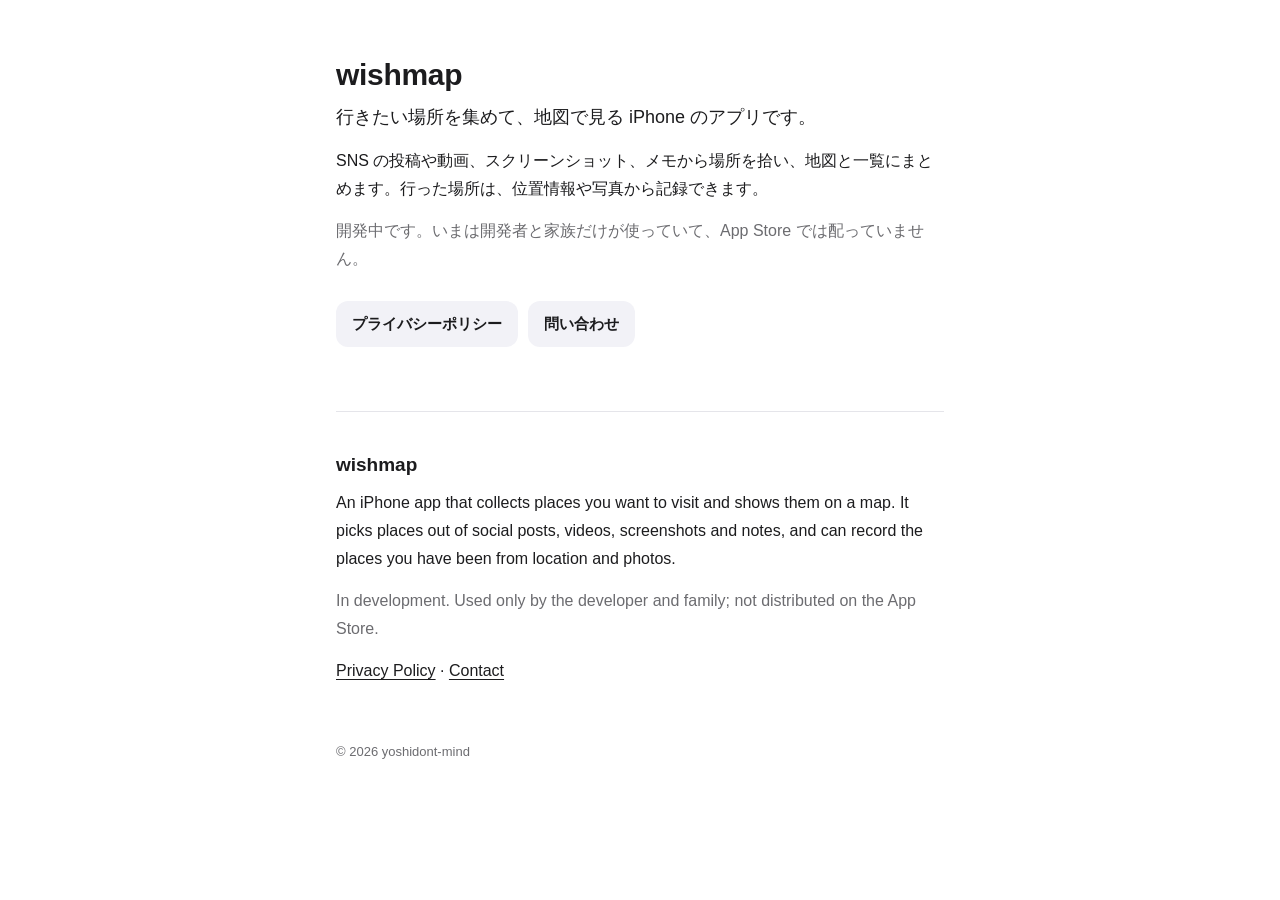
<file: index.html>
<!doctype html>
<html lang="ja">
<head>
<meta charset="utf-8">
<meta name="viewport" content="width=device-width, initial-scale=1, viewport-fit=cover">
<title>wishmap</title>
<meta name="description" content="行きたい場所を集めて、地図で見る iPhone のアプリ。">
<link rel="stylesheet" href="style.css">
</head>
<body>
<main>
  <h1>wishmap</h1>
  <p class="lead">行きたい場所を集めて、地図で見る iPhone のアプリです。</p>
  <p>SNS の投稿や動画、スクリーンショット、メモから場所を拾い、地図と一覧にまとめます。行った場所は、位置情報や写真から記録できます。</p>
  <p class="muted">開発中です。いまは開発者と家族だけが使っていて、App Store では配っていません。</p>
  <nav>
    <a href="privacy.html">プライバシーポリシー</a>
    <a href="https://github.com/yoshidont-mind/wishmap-site/issues">問い合わせ</a>
  </nav>

  <section class="en" lang="en">
    <h2>wishmap</h2>
    <p>An iPhone app that collects places you want to visit and shows them on a map. It picks places out of social posts, videos, screenshots and notes, and can record the places you have been from location and photos.</p>
    <p class="muted">In development. Used only by the developer and family; not distributed on the App Store.</p>
    <p><a href="privacy.html#en">Privacy Policy</a> · <a href="https://github.com/yoshidont-mind/wishmap-site/issues">Contact</a></p>
  </section>
</main>
<footer>© 2026 yoshidont-mind</footer>
</body>
</html>
</file>
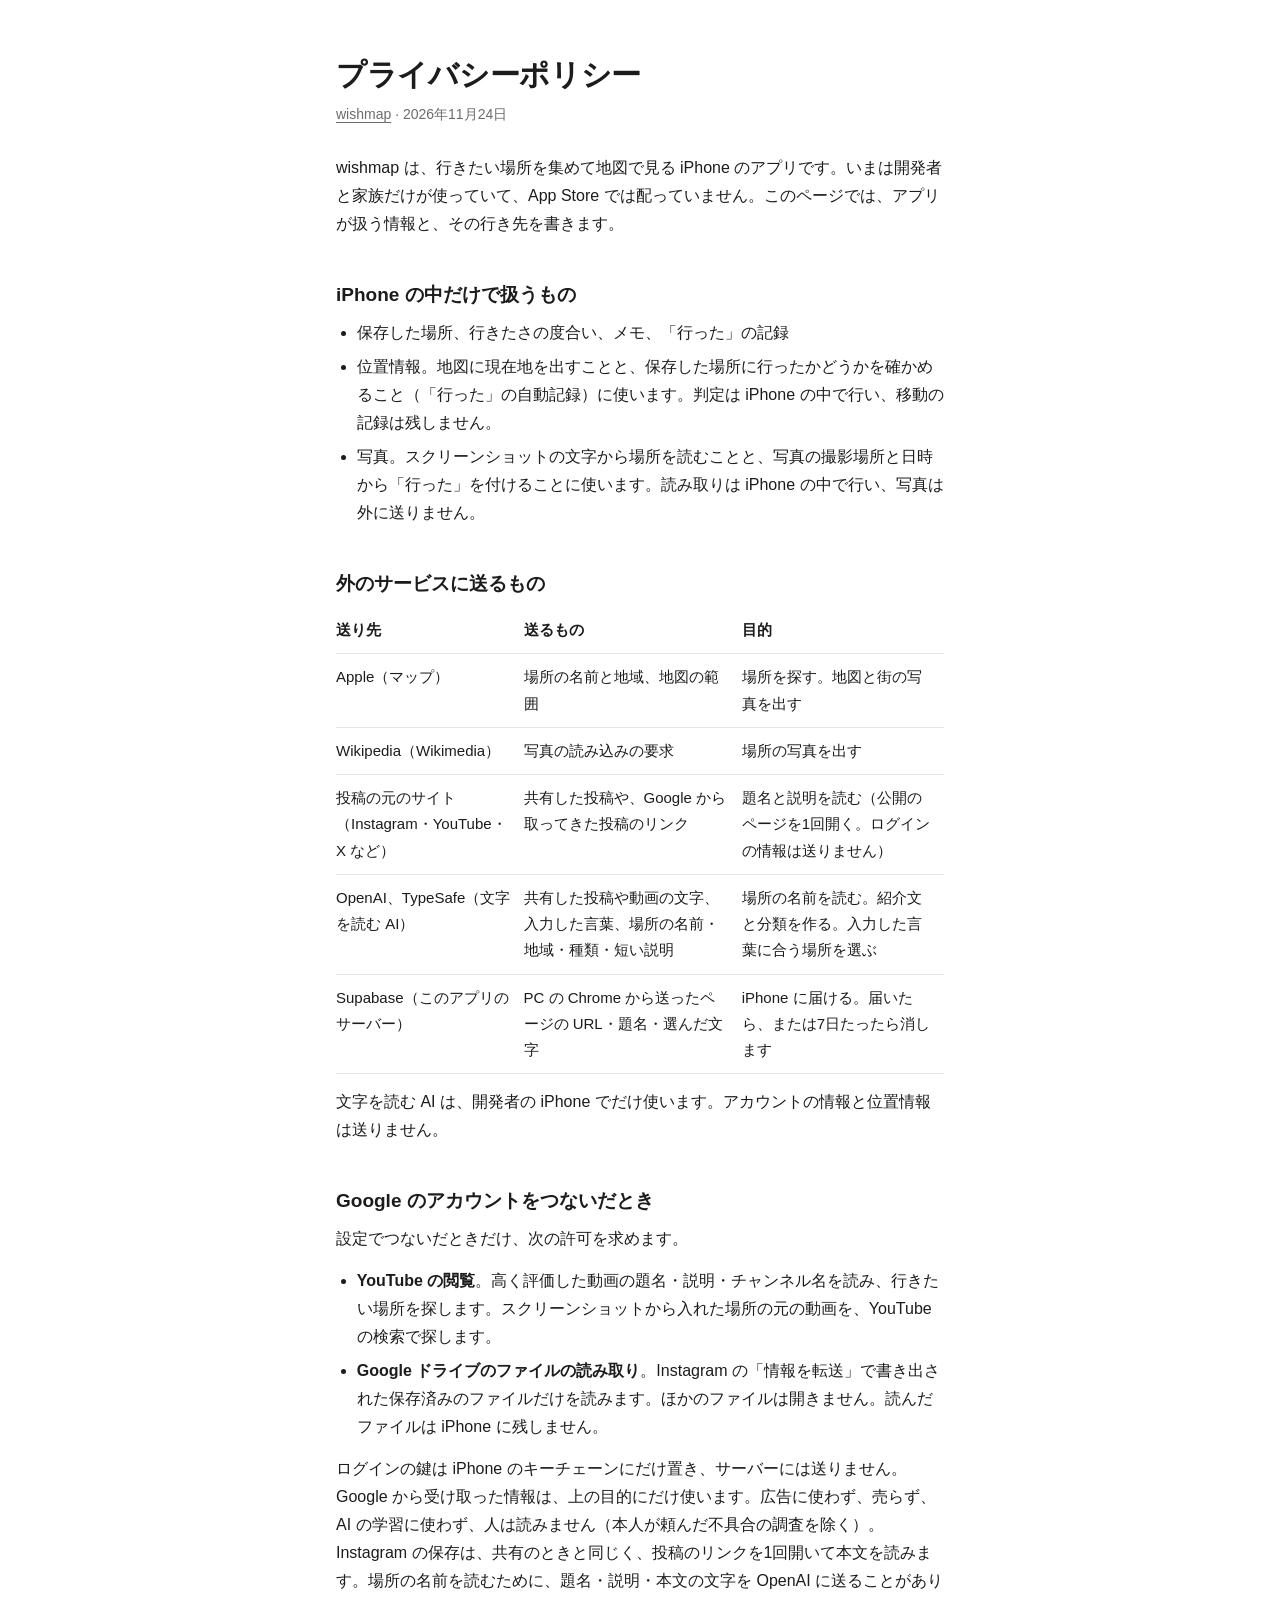
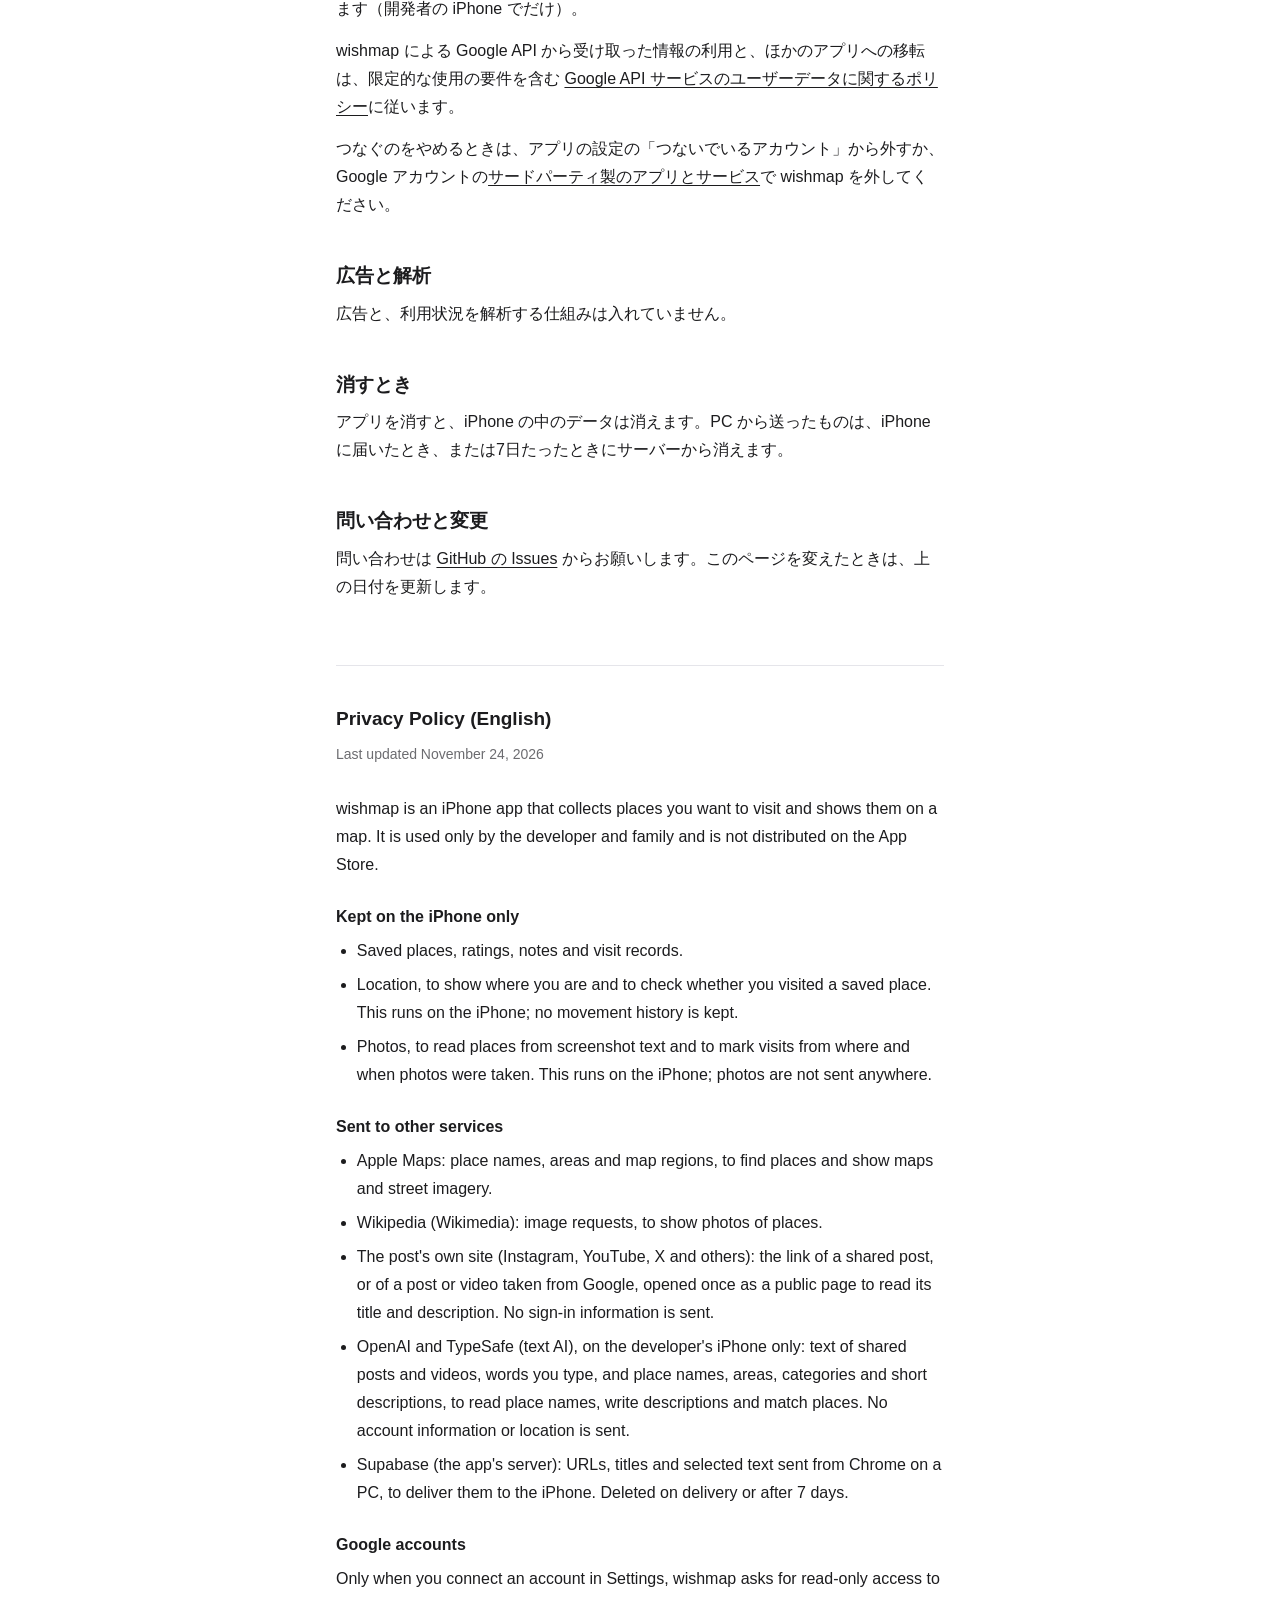
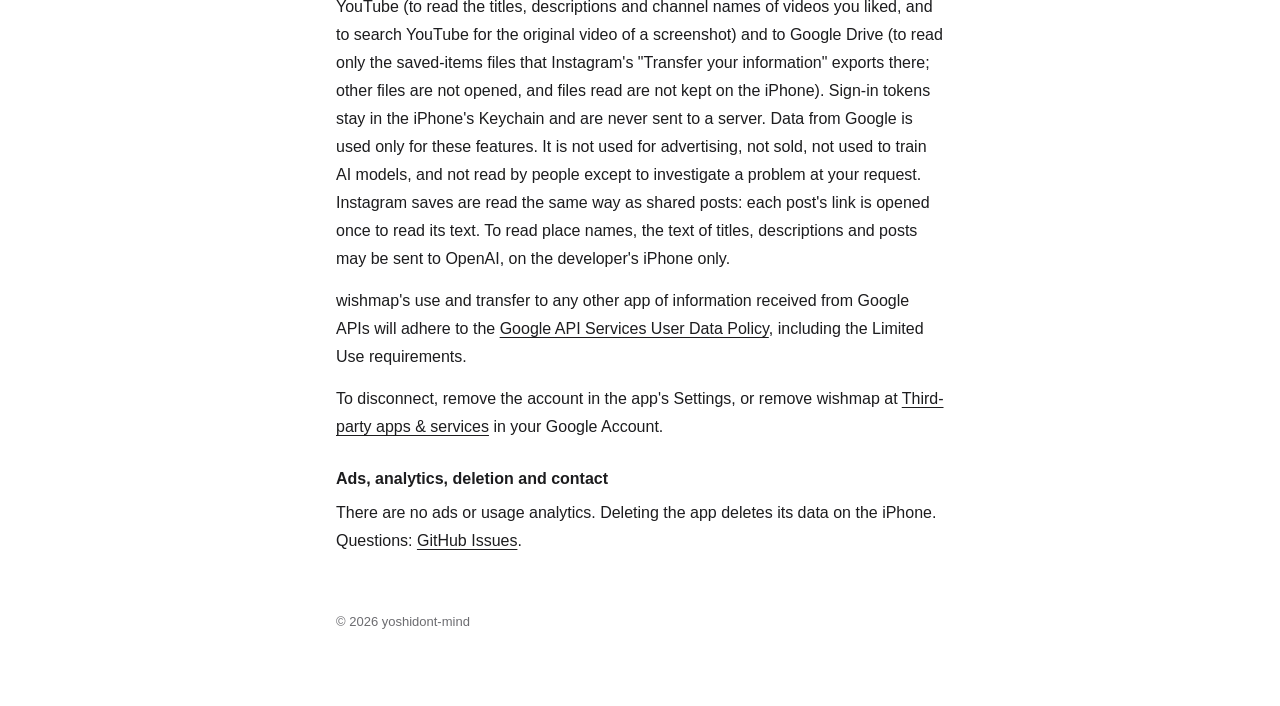
<file: privacy.html>
<!doctype html>
<html lang="ja">
<head>
<meta charset="utf-8">
<meta name="viewport" content="width=device-width, initial-scale=1, viewport-fit=cover">
<title>wishmap プライバシーポリシー</title>
<link rel="stylesheet" href="style.css">
</head>
<body>
<main>
  <h1>プライバシーポリシー</h1>
  <p class="date"><a href="./">wishmap</a> · 2026年11月24日</p>

  <p>wishmap は、行きたい場所を集めて地図で見る iPhone のアプリです。いまは開発者と家族だけが使っていて、App Store では配っていません。このページでは、アプリが扱う情報と、その行き先を書きます。</p>

  <h2>iPhone の中だけで扱うもの</h2>
  <ul>
    <li>保存した場所、行きたさの度合い、メモ、「行った」の記録</li>
    <li>位置情報。地図に現在地を出すことと、保存した場所に行ったかどうかを確かめること（「行った」の自動記録）に使います。判定は iPhone の中で行い、移動の記録は残しません。</li>
    <li>写真。スクリーンショットの文字から場所を読むことと、写真の撮影場所と日時から「行った」を付けることに使います。読み取りは iPhone の中で行い、写真は外に送りません。</li>
  </ul>

  <h2>外のサービスに送るもの</h2>
  <div class="table">
    <table>
      <thead><tr><th>送り先</th><th>送るもの</th><th>目的</th></tr></thead>
      <tbody>
        <tr><td>Apple（マップ）</td><td>場所の名前と地域、地図の範囲</td><td>場所を探す。地図と街の写真を出す</td></tr>
        <tr><td>Wikipedia（Wikimedia）</td><td>写真の読み込みの要求</td><td>場所の写真を出す</td></tr>
        <tr><td>投稿の元のサイト（Instagram・YouTube・X など）</td><td>共有した投稿や、Google から取ってきた投稿のリンク</td><td>題名と説明を読む（公開のページを1回開く。ログインの情報は送りません）</td></tr>
        <tr><td>OpenAI、TypeSafe（文字を読む AI）</td><td>共有した投稿や動画の文字、入力した言葉、場所の名前・地域・種類・短い説明</td><td>場所の名前を読む。紹介文と分類を作る。入力した言葉に合う場所を選ぶ</td></tr>
        <tr><td>Supabase（このアプリのサーバー）</td><td>PC の Chrome から送ったページの URL・題名・選んだ文字</td><td>iPhone に届ける。届いたら、または7日たったら消します</td></tr>
      </tbody>
    </table>
  </div>
  <p>文字を読む AI は、開発者の iPhone でだけ使います。アカウントの情報と位置情報は送りません。</p>

  <h2>Google のアカウントをつないだとき</h2>
  <p>設定でつないだときだけ、次の許可を求めます。</p>
  <ul>
    <li><strong>YouTube の閲覧</strong>。高く評価した動画の題名・説明・チャンネル名を読み、行きたい場所を探します。スクリーンショットから入れた場所の元の動画を、YouTube の検索で探します。</li>
    <li><strong>Google ドライブのファイルの読み取り</strong>。Instagram の「情報を転送」で書き出された保存済みのファイルだけを読みます。ほかのファイルは開きません。読んだファイルは iPhone に残しません。</li>
  </ul>
  <p>ログインの鍵は iPhone のキーチェーンにだけ置き、サーバーには送りません。Google から受け取った情報は、上の目的にだけ使います。広告に使わず、売らず、AI の学習に使わず、人は読みません（本人が頼んだ不具合の調査を除く）。Instagram の保存は、共有のときと同じく、投稿のリンクを1回開いて本文を読みます。場所の名前を読むために、題名・説明・本文の文字を OpenAI に送ることがあります（開発者の iPhone でだけ）。</p>
  <p>wishmap による Google API から受け取った情報の利用と、ほかのアプリへの移転は、限定的な使用の要件を含む <a href="https://developers.google.com/terms/api-services-user-data-policy">Google API サービスのユーザーデータに関するポリシー</a>に従います。</p>
  <p>つなぐのをやめるときは、アプリの設定の「つないでいるアカウント」から外すか、Google アカウントの<a href="https://myaccount.google.com/connections">サードパーティ製のアプリとサービス</a>で wishmap を外してください。</p>

  <h2>広告と解析</h2>
  <p>広告と、利用状況を解析する仕組みは入れていません。</p>

  <h2>消すとき</h2>
  <p>アプリを消すと、iPhone の中のデータは消えます。PC から送ったものは、iPhone に届いたとき、または7日たったときにサーバーから消えます。</p>

  <h2>問い合わせと変更</h2>
  <p>問い合わせは <a href="https://github.com/yoshidont-mind/wishmap-site/issues">GitHub の Issues</a> からお願いします。このページを変えたときは、上の日付を更新します。</p>

  <section class="en" id="en" lang="en">
    <h2>Privacy Policy (English)</h2>
    <p class="date">Last updated November 24, 2026</p>
    <p>wishmap is an iPhone app that collects places you want to visit and shows them on a map. It is used only by the developer and family and is not distributed on the App Store.</p>
    <h3>Kept on the iPhone only</h3>
    <ul>
      <li>Saved places, ratings, notes and visit records.</li>
      <li>Location, to show where you are and to check whether you visited a saved place. This runs on the iPhone; no movement history is kept.</li>
      <li>Photos, to read places from screenshot text and to mark visits from where and when photos were taken. This runs on the iPhone; photos are not sent anywhere.</li>
    </ul>
    <h3>Sent to other services</h3>
    <ul>
      <li>Apple Maps: place names, areas and map regions, to find places and show maps and street imagery.</li>
      <li>Wikipedia (Wikimedia): image requests, to show photos of places.</li>
      <li>The post's own site (Instagram, YouTube, X and others): the link of a shared post, or of a post or video taken from Google, opened once as a public page to read its title and description. No sign-in information is sent.</li>
      <li>OpenAI and TypeSafe (text AI), on the developer's iPhone only: text of shared posts and videos, words you type, and place names, areas, categories and short descriptions, to read place names, write descriptions and match places. No account information or location is sent.</li>
      <li>Supabase (the app's server): URLs, titles and selected text sent from Chrome on a PC, to deliver them to the iPhone. Deleted on delivery or after 7 days.</li>
    </ul>
    <h3>Google accounts</h3>
    <p>Only when you connect an account in Settings, wishmap asks for read-only access to YouTube (to read the titles, descriptions and channel names of videos you liked, and to search YouTube for the original video of a screenshot) and to Google Drive (to read only the saved-items files that Instagram's "Transfer your information" exports there; other files are not opened, and files read are not kept on the iPhone). Sign-in tokens stay in the iPhone's Keychain and are never sent to a server. Data from Google is used only for these features. It is not used for advertising, not sold, not used to train AI models, and not read by people except to investigate a problem at your request. Instagram saves are read the same way as shared posts: each post's link is opened once to read its text. To read place names, the text of titles, descriptions and posts may be sent to OpenAI, on the developer's iPhone only.</p>
    <p>wishmap's use and transfer to any other app of information received from Google APIs will adhere to the <a href="https://developers.google.com/terms/api-services-user-data-policy">Google API Services User Data Policy</a>, including the Limited Use requirements.</p>
    <p>To disconnect, remove the account in the app's Settings, or remove wishmap at <a href="https://myaccount.google.com/connections">Third-party apps &amp; services</a> in your Google Account.</p>
    <h3>Ads, analytics, deletion and contact</h3>
    <p>There are no ads or usage analytics. Deleting the app deletes its data on the iPhone. Questions: <a href="https://github.com/yoshidont-mind/wishmap-site/issues">GitHub Issues</a>.</p>
  </section>
</main>
<footer>© 2026 yoshidont-mind</footer>
</body>
</html>
</file>
<file: style.css>
:root {
  --bg: #ffffff;
  --fg: #1c1c1e;
  --muted: #6c6c70;
  --line: #e5e5ea;
  --fill: #f2f2f7;
  color-scheme: light;
}
@media (prefers-color-scheme: dark) {
  :root {
    --bg: #000000;
    --fg: #f2f2f7;
    --muted: #98989f;
    --line: #2c2c2e;
    --fill: #1c1c1e;
    color-scheme: dark;
  }
}
* { box-sizing: border-box; }
html { -webkit-text-size-adjust: 100%; }
body {
  margin: 0;
  background: var(--bg);
  color: var(--fg);
  font: 16px/1.75 -apple-system, BlinkMacSystemFont, "Hiragino Sans", "Hiragino Kaku Gothic ProN", "Noto Sans JP", "Helvetica Neue", Arial, sans-serif;
  padding-block: 56px 72px;
  padding-left: max(20px, env(safe-area-inset-left, 0px));
  padding-right: max(20px, env(safe-area-inset-right, 0px));
}
main { max-width: 38rem; margin: 0 auto; }
h1 { font-size: 30px; line-height: 1.25; letter-spacing: -0.01em; margin: 0 0 8px; text-wrap: balance; }
h2 { font-size: 19px; line-height: 1.4; margin: 44px 0 10px; text-wrap: balance; }
h3 { font-size: 16px; margin: 24px 0 6px; }
p, ul, ol { margin: 0 0 14px; }
ul, ol { padding-left: 1.3em; }
li + li { margin-top: 6px; }
a { color: inherit; text-underline-offset: 3px; text-decoration-thickness: 1px; }
.date { color: var(--muted); font-size: 14px; margin-bottom: 28px; }
.lead { font-size: 18px; }
.muted { color: var(--muted); }
nav { display: flex; flex-wrap: wrap; gap: 10px; margin: 28px 0 0; }
nav a {
  display: inline-block;
  padding: 10px 16px;
  border-radius: 12px;
  background: var(--fill);
  text-decoration: none;
  font-weight: 600;
  font-size: 15px;
}
.table { overflow-x: auto; margin: 0 0 14px; }
table { border-collapse: collapse; width: 100%; min-width: 30rem; font-size: 15px; }
th, td { text-align: left; vertical-align: top; padding: 10px 12px 10px 0; border-bottom: 1px solid var(--line); }
th { font-weight: 600; white-space: nowrap; }
.en { margin-top: 64px; padding-top: 8px; border-top: 1px solid var(--line); }
.en h2:first-child { margin-top: 32px; }
footer { max-width: 38rem; margin: 56px auto 0; color: var(--muted); font-size: 13px; }
code { font: 14px ui-monospace, SFMono-Regular, Menlo, monospace; background: var(--fill); padding: 1px 5px; border-radius: 5px; }
</file>
